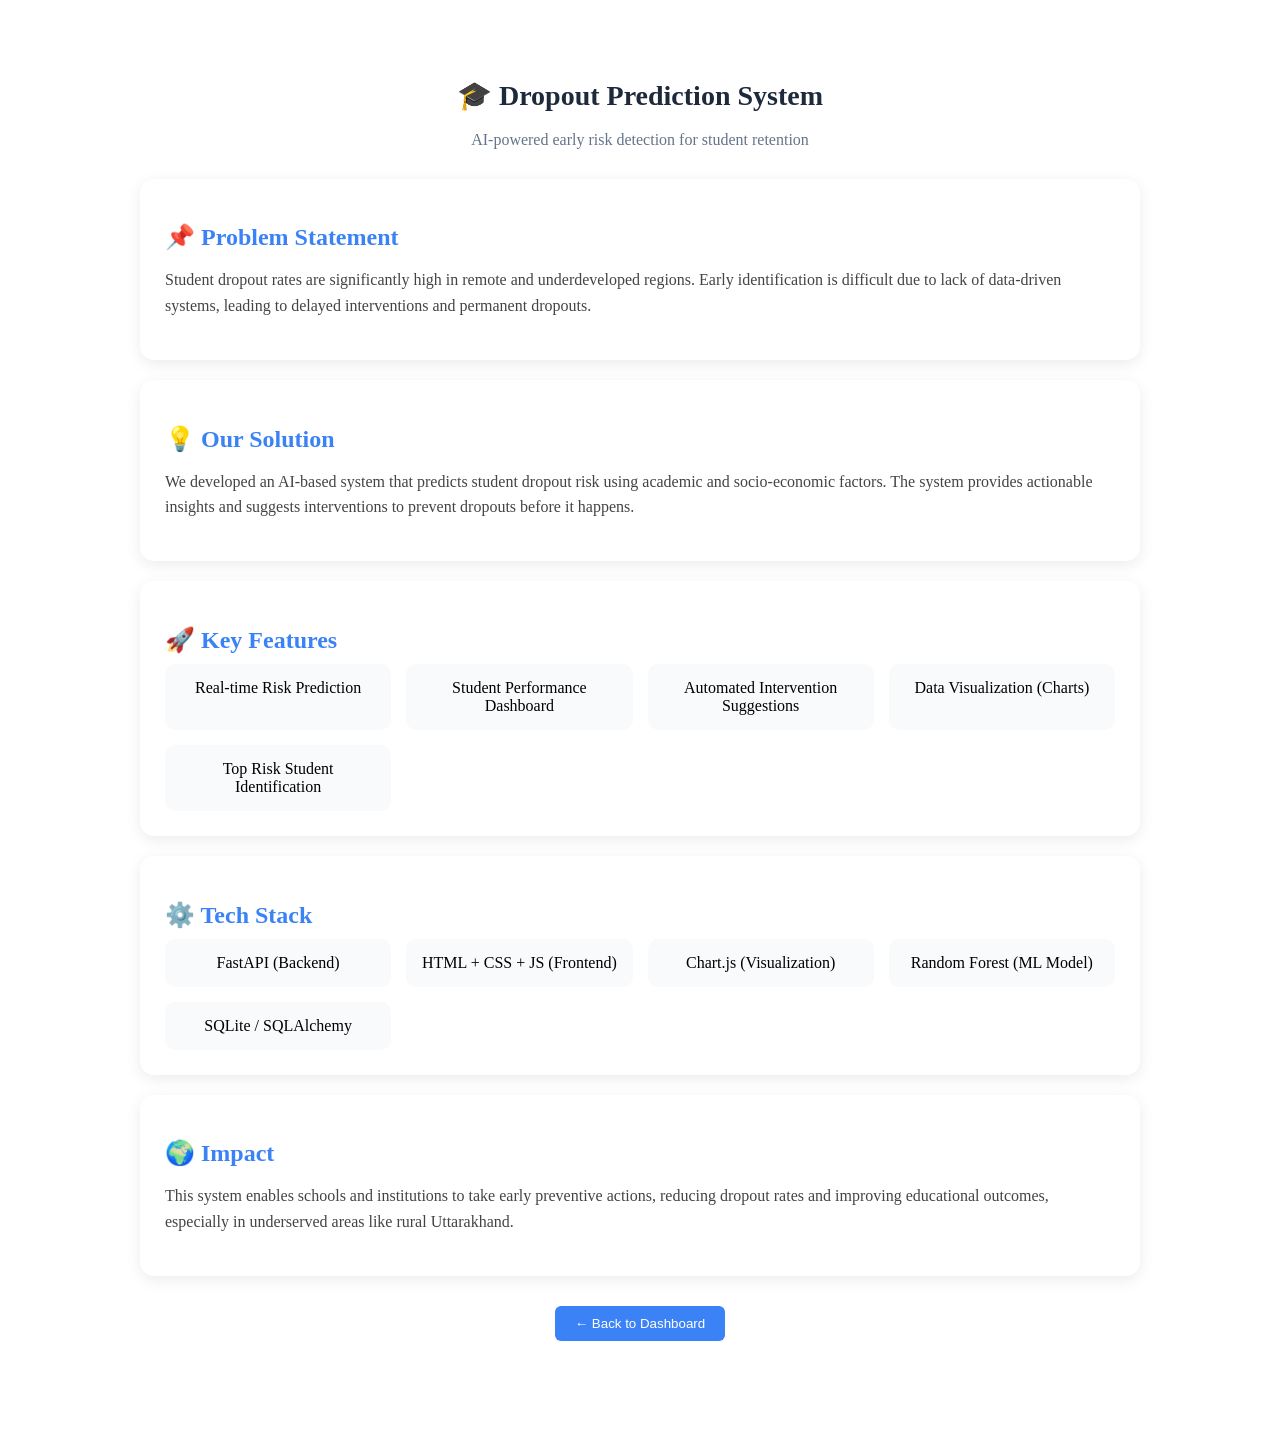
<file: templates/about.html>
<!DOCTYPE html>
<html lang="en">
<head>
<meta charset="UTF-8">
<title>About Project</title>
<link rel="stylesheet" href="/static/about.css">

</head>

<body>

<div class="about-container">

    <!-- HEADER -->
    <div class="about-header">
        <h1>🎓 Dropout Prediction System</h1>
        <p>AI-powered early risk detection for student retention</p>
    </div>

    <!-- PROBLEM -->
    <div class="section">
        <h2>📌 Problem Statement</h2>
        <p>
            Student dropout rates are significantly high in remote and underdeveloped regions.
            Early identification is difficult due to lack of data-driven systems, leading to
            delayed interventions and permanent dropouts.
        </p>
    </div>

    <!-- SOLUTION -->
    <div class="section">
        <h2>💡 Our Solution</h2>
        <p>
            We developed an AI-based system that predicts student dropout risk using academic
            and socio-economic factors. The system provides actionable insights and suggests
            interventions to prevent dropouts before it happens.
        </p>
    </div>

    <!-- FEATURES -->
    <div class="section">
        <h2>🚀 Key Features</h2>
        <div class="cards">
            <div class="card">Real-time Risk Prediction</div>
            <div class="card">Student Performance Dashboard</div>
            <div class="card">Automated Intervention Suggestions</div>
            <div class="card">Data Visualization (Charts)</div>
            <div class="card">Top Risk Student Identification</div>
        </div>
    </div>

    <!-- TECH STACK -->
    <div class="section">
        <h2>⚙️ Tech Stack</h2>
        <div class="cards">
            <div class="card">FastAPI (Backend)</div>
            <div class="card">HTML + CSS + JS (Frontend)</div>
            <div class="card">Chart.js (Visualization)</div>
            <div class="card">Random Forest (ML Model)</div>
            <div class="card">SQLite / SQLAlchemy</div>
        </div>
    </div>

    <!-- IMPACT -->
    <div class="section">
        <h2>🌍 Impact</h2>
        <p>
            This system enables schools and institutions to take early preventive actions,
            reducing dropout rates and improving educational outcomes, especially in
            underserved areas like rural Uttarakhand.
        </p>
    </div>

    <!-- BACK BUTTON -->
    <button class="back-btn" onclick="goBack()">← Back to Dashboard</button>

</div>

<script>
function goBack() {
    window.location.href = "index.html";
}
</script>

</body>
</html>
</file>
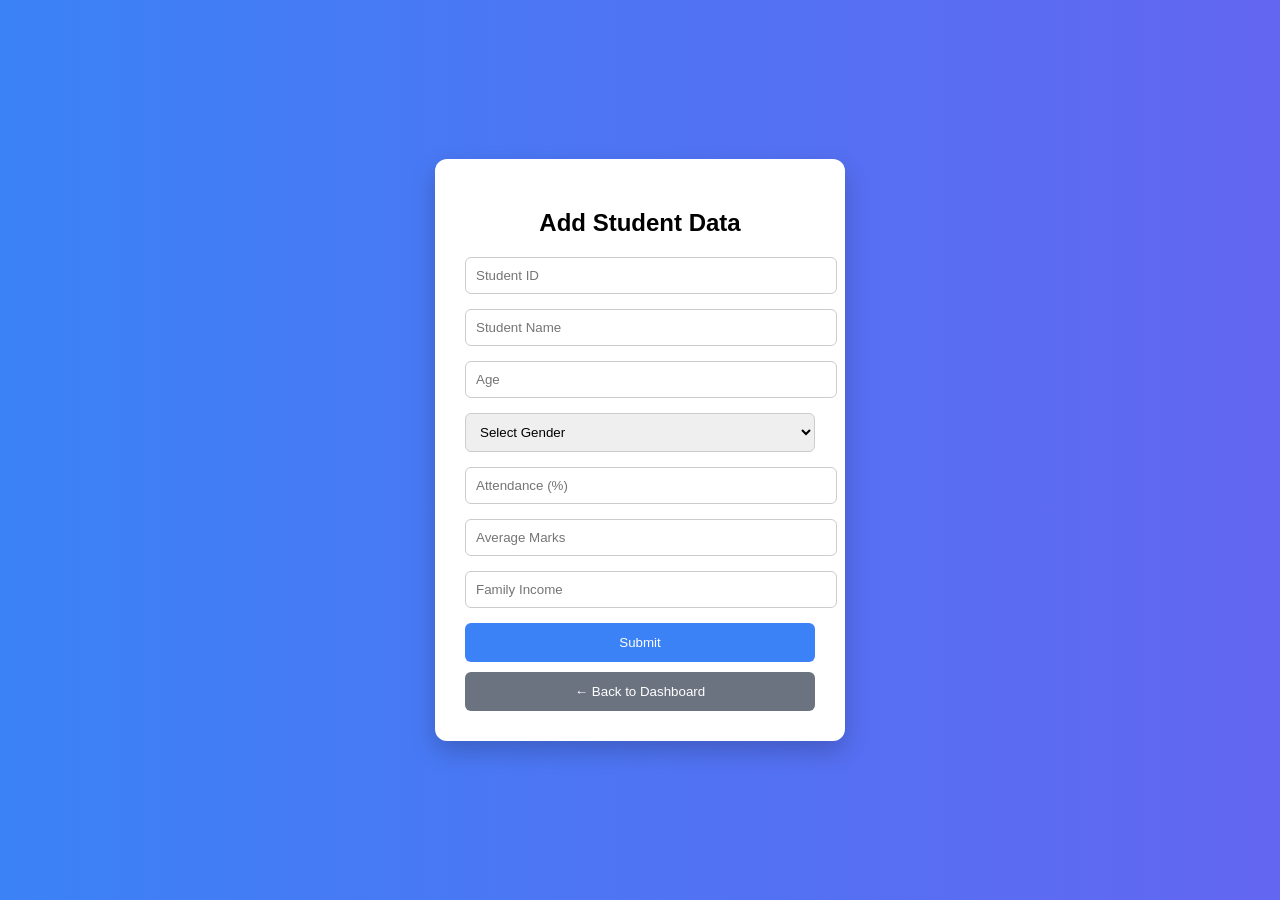
<file: templates/add_student.html>
<!DOCTYPE html>
<html lang="en">
<head>
<meta charset="UTF-8">
<title>Add Student</title>
<link rel="stylesheet" href="/static/form.css">
</head>

<body>

<div class="container">

    <div class="form-box">
        <h2>Add Student Data</h2>

        <form id="studentForm">
            <input type="number" id="student_id" placeholder="Student ID" required>
            <input type="text" id="name" placeholder="Student Name" required>

            <input type="number" id="age" placeholder="Age" required>

            <select id="gender" required>
                <option value="">Select Gender</option>
                <option>Male</option>
                <option>Female</option>
            </select>

            <input type="number" id="attendance" placeholder="Attendance (%)" required>

            <input type="number" id="marks" placeholder="Average Marks" required>

            <input type="number" id="income" placeholder="Family Income" required>

            <button type="submit">Submit</button>

        </form>

        <button class="back-btn" onclick="goBack()">← Back to Dashboard</button>
    </div>

</div>
<script>
document.getElementById("studentForm").addEventListener("submit", async function(e) {
    e.preventDefault();

    const name = document.getElementById("name").value;
    const age = parseInt(document.getElementById("age").value);
    const gender = document.getElementById("gender").value;
    const attendance = parseFloat(document.getElementById("attendance").value);
    const marks = parseFloat(document.getElementById("marks").value);
    const income = parseInt(document.getElementById("income").value);

    const API = "http://127.0.0.1:8000";

    try {
        // ================= STEP 1: CREATE STUDENT =================
        const res1 = await fetch(`${API}/students`, {
            method: "POST",
            headers: {"Content-Type": "application/json"},
            body: JSON.stringify({
                name,
                age,
                gender,
                income_level: income < 3000 ? "low" : "medium",
                parent_education: "unknown"
            })
        });

        const student = await res1.json();
        const studentId = student.id;   // ✅ IMPORTANT

        // ================= STEP 2: ACADEMIC =================
        await fetch(`${API}/academic`, {
            method: "POST",
            headers: {"Content-Type": "application/json"},
            body: JSON.stringify({
                student_id: studentId,
                attendance,
                marks
            })
        });

        // ================= STEP 3: PREDICTION =================
        const res3 = await fetch(`${API}/predict/${studentId}`, {
            method: "POST",
            headers: {"Content-Type": "application/json"},
            body: JSON.stringify({
                attendance,
                marks,
                age,
                gender: gender === "Male" ? 0 : 1,
                income_level: income < 3000 ? 0 : 1   // ✅ FIXED KEY
            })
        });

        const result = await res3.json();

        alert(`Risk: ${result.risk_level} (${result.dropout_risk})`);

        window.location.href = "index.html";

    } catch (error) {
        console.error(error);
        alert("Error connecting to backend.");
    }
});

// BACK BUTTON
function goBack() {
    window.location.href = "index.html";
}
</script>

</body>
</html>
</file>
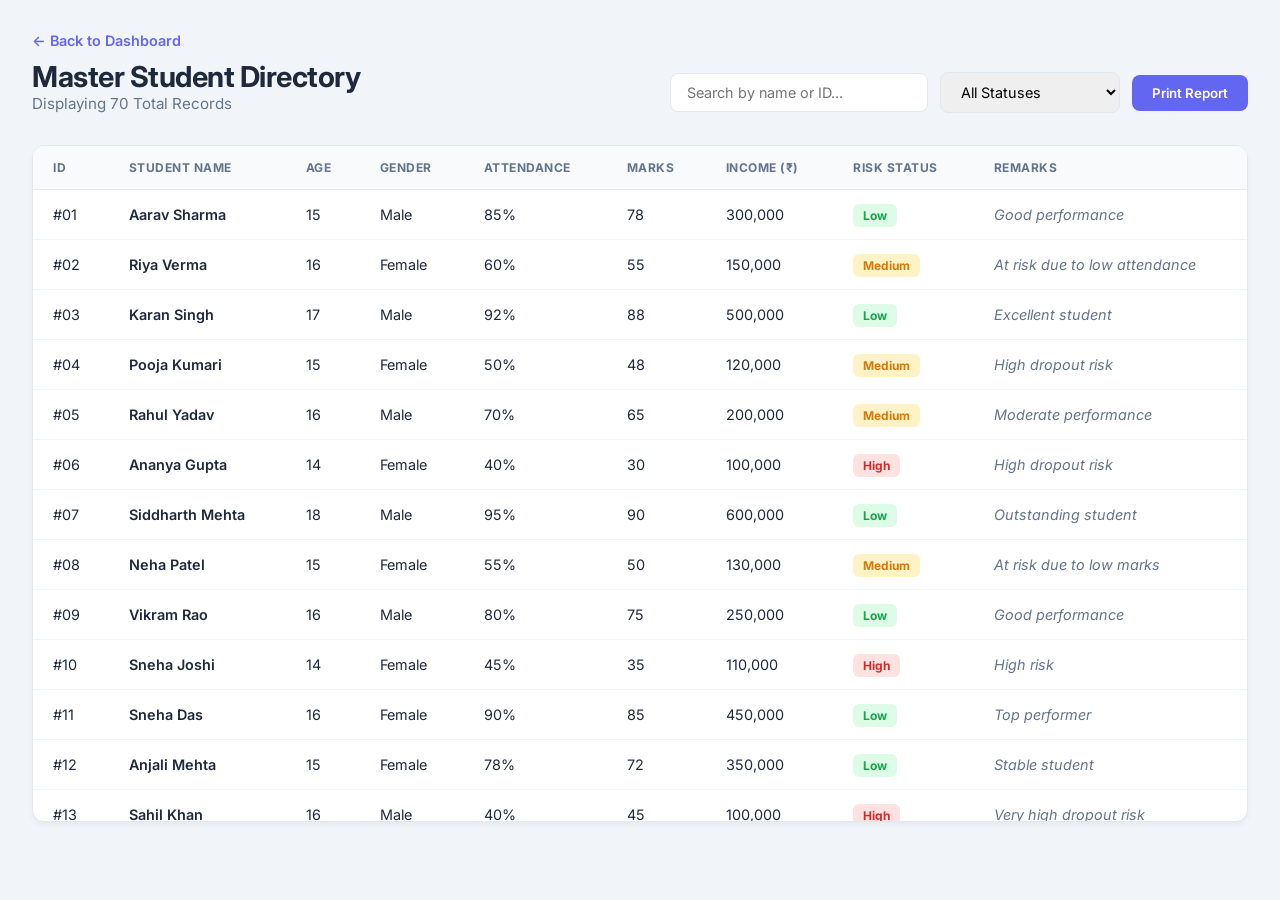
<file: templates/records.html>
<!DOCTYPE html>
<html lang="en">
<head>
    <meta charset="UTF-8">
    <meta name="viewport" content="width=device-width, initial-scale=1.0">
    <title>Student Directory | Dropout AI</title>
    <link rel="stylesheet" href="/static/static.css ">
    <link href="https://fonts.googleapis.com/css2?family=Inter:wght@300;400;500;600;700&display=swap" rel="stylesheet">
</head>
<body>

<div class="directory-container">
    <header class="directory-header">
        <div class="header-left">
            <a href="index.html" class="back-btn">← Back to Dashboard</a>
            <h1>Master Student Directory</h1>
            <p id="record-count">Showing 00 Total Records</p>
        </div>
        
        <div class="header-actions">
            <div class="search-box">
                <input type="text" id="searchInput" placeholder="Search by name or ID..." onkeyup="filterData()">
            </div>
            <select id="statusFilter" onchange="filterData()">
                <option value="all">All Statuses</option>
                <option value="High">High Risk</option>
                <option value="Medium">Medium Risk</option>
                <option value="Low">Low Risk/Excellent</option>
            </select>
            <button class="export-btn" onclick="window.print()">Print Report</button>
        </div>
    </header>

    <div class="table-card">
        <div class="table-responsive">
            <table id="masterTable">
                <thead>
                    <tr>
                        <th>ID</th>
                        <th>Student Name</th>
                        <th>Age</th>
                        <th>Gender</th>
                        <th>Attendance</th>
                        <th>Marks</th>
                        <th>Income (₹)</th>
                        <th>Risk Status</th>
                        <th>Remarks</th>
                    </tr>
                </thead>
                <tbody id="fullTableBody">
                    </tbody>
            </table>
        </div>
    </div>
</div>

<script>const fullCSVData = `name,student_id,age,gender,attendance,marks,assignment_submission,income,remarks
Aarav Sharma,01,15,male,85,78,90,300000,Good performance
Riya Verma,02,16,female,60,55,65,150000,At risk due to low attendance
Karan Singh,03,17,male,92,88,95,500000,Excellent student
Pooja Kumari,04,15,female,50,48,55,120000,High dropout risk
Rahul Yadav,05,16,male,70,65,75,200000,Moderate performance
Ananya Gupta,06,14,female,40,30,45,100000,High dropout risk
Siddharth Mehta,07,18,male,95,90,98,600000,Outstanding student
Neha Patel,08,15,female,55,50,60,130000,At risk due to low marks
Vikram Rao,09,16,male,80,75,85,250000,Good performance
Sneha Joshi,10,14,female,45,35,50,110000,High risk
Sneha Das,11,16,female,90,85,88,450000,Top performer
Anjali Mehta,12,15,female,78,72,80,350000,Stable student
Sahil Khan,13,16,male,40,45,50,100000,Very high dropout risk
Rohit Verma,14,17,male,85,80,90,400000,Good performance
Aisha Singh,15,15,female,60,55,65,150000,At risk due to low attendance
Aditya Kumar,16,16,male,70,65,75,200000,Moderate performance
Maya Patel,17,14,female,50,40,55,120000,High dropout risk
Arjun Sharma,18,18,male,95,90,98,600000,Outstanding student
Sanya Gupta,19,15,female,55,50,60,130000,At risk due to low marks
Rohan Rao,20,16,male,80,75,85,250000,Good performance
Sahil Das,21,14,male,45,35,50,110000,High risk
Yash Verma,22,16,male,90,85,88,450000,Top performer
Yuvraj Singh,23,15,male,78,72,80,350000,Stable student
Aarav Khan,24,16,male,40,45,50,100000,Very high dropout risk
Rohit Mehta,25,17,male,85,80,90,400000,Good performance
Aisha Patel,26,15,female,60,55,65,150000,At risk due to low attendance
Aditya Rao,27,16,male,70,65,75,200000,Moderate performance
Maya Verma,28,14,female,50,40,55,120000,High dropout risk
Arjun Singh,29,18,male,95,90,98,600000,Outstanding student
Sanya Mehta,30,15,female,55,50,60,130000,At risk due to low marks
Rohan Sharma,31,16,male,80,75,85,250000,Good performance
Sahil Verma,32,14,male,45,35,50,110000,High risk
Yash Das,33,16,male,90,85,88,450000,Top performer
Yuvraj Rao,34,15,male,78,72,80,350000,Stable student
Aarav Verma,35,16,male,40,45,50,100000,Very high dropout risk
Rohit Singh,36,17,male,85,80,90,400000,Good performance
Aisha Mehta,37,15,male,60,55,65,150000,At risk  due to low attendance
Aditya Patel,38,16,male,70,65,75,200000,Moderate performance
Maya Rao,39,14,female,50,40,55,120000,High dropout risk
Arjun Verma,40,18,male,95,90,98,600000,Outstanding student
Sanya Singh,41,15,female,55,50,60,130000,At risk due to low marks
Rohan Mehta,42,16,male,80,75,85,250000,Good performance
Sahil Sharma,43,14,male,45,35,50,110000,High risk
Yash Verma,44,16,male,90,85,88,450000,Top performer
Tejpal Singh,45,15,male,78,72,80,350000,Stable student
Aarav Kumar,46,16,male,40,45,50,100000,Very high dropout risk
Mahipal rana,47,17,male,85,80,90,400000,Good performance
Angelina kaur,48,15,female,60,55,65,150000,At risk due to low attendance
Anirudh Rawat,49,16,male,70,65,75,200000,Moderate performance
Maya Singh,50,14,female,50,40,55,120000,High dropout risk
Arjun Mehta,51,18,male,95,90,98,600000,Outstanding student
Sanya Rao,52,15,female,55,50,60,130000,At risk due to low marks
Rohan Verma,53,16,male,80,75,85,250000,Good performance
Adarsh gusain,54,14,male,45,35,50,110000,High risk
Jaideep dhanai,55,15,male,78,72,80,350000,Stable student
Ritik Verma,56,16,male,40,45,50,100000,Very high dropout risk
Deepika gunsola,57,17,female,85,80,90,400000,Good performance
Ananya Singh,58,15,female,60,55,65,150000,At risk due to low attendance
Aditya Mehta,59,16,male,70,65,75,200000,Moderate performance
Maya Rao,60,14,female,50,40,55,120000,High dropout
Rohan negi,61,18,male,95,90,98,600000,Outstanding student
Sanya Verma,62,15,female,55,50,60,130000,At risk due to low marks
Rohan Sharma,63,16,male,80,75,85,250000,Good performance
Sahil Verma,64,14,male,45,35,50,110000,High risk
Gunjan Sharma,65,16,female,90,85,88,450000,Top performer
Akhil rana,66,15,male,78,72,80,350000,Stable student
Nikhil rana,67,16,male,40,45,50,100000,Very high dropout risk
Rohit Mehta,68,17,male,85,80,90,400000,Good performance
Rang Singh,69,15,male,60,55,65,150000,At risk due to low attendance
Rohit Singh,70,18,male,90,85,90,500000,Excellent performance`;

let allStudents = [];

function parseData() {
    const lines = fullCSVData.trim().split('\n');
    allStudents = lines.slice(1).map(line => {
        const v = line.split(',');
        const att = parseInt(v[4]);
        const marks = parseInt(v[5]);
        
        // Logical risk assessment
        let status = "Low";
        if (att < 50 || marks < 40) status = "High";
        else if (att < 75 || marks < 60) status = "Medium";

        return {
            id: v[1],
            name: v[0],
            age: v[2],
            gender: v[3],
            attendance: att,
            marks: marks,
            income: v[7],
            status: status,
            remarks: v[8]
        };
    });
    renderTable(allStudents);
}

function renderTable(data) {
    const tbody = document.getElementById('fullTableBody');
    document.getElementById('record-count').innerText = `Displaying ${data.length} Total Records`;
    
    tbody.innerHTML = data.map(s => `
        <tr>
            <td>#${s.id}</td>
            <td style="font-weight:600">${s.name}</td>
            <td>${s.age}</td>
            <td style="text-transform: capitalize">${s.gender}</td>
            <td>${s.attendance}%</td>
            <td>${s.marks}</td>
            <td>${parseInt(s.income).toLocaleString()}</td>
            <td><span class="badge ${s.status}">${s.status}</span></td>
            <td style="color: #64748b; font-style: italic">${s.remarks}</td>
        </tr>
    `).join('');
}

function filterData() {
    const searchTerm = document.getElementById('searchInput').value.toLowerCase();
    const statusFilter = document.getElementById('statusFilter').value;

    const filtered = allStudents.filter(s => {
        const matchesSearch = s.name.toLowerCase().includes(searchTerm) || s.id.includes(searchTerm);
        const matchesStatus = statusFilter === 'all' || s.status === statusFilter;
        return matchesSearch && matchesStatus;
    });

    renderTable(filtered);
}

window.onload = parseData;</script>
</body>
</html>
</file>
<file: static/about.css>
/* ================= CONTAINER ================= */
.about-container {
    max-width: 1000px;
    margin: 40px auto;
    padding: 20px;
}

/* ================= HEADER ================= */
.about-header {
    text-align: center;
    margin-bottom: 30px;
}

.about-header h1 {
    font-size: 28px;
    color: #1e293b;
}

.about-header p {
    color: #64748b;
}

/* ================= SECTION ================= */
.section {
    background: white;
    padding: 25px;
    margin-bottom: 20px;
    border-radius: 14px;
    box-shadow: 0 4px 15px rgba(0,0,0,0.08);
    transition: 0.3s;
}

.section:hover {
    transform: translateY(-3px);
}

/* section headings */
.section h2 {
    margin-bottom: 10px;
    color: #3b82f6;
}

/* text */
.section p {
    color: #444;
    line-height: 1.6;
}

/* ================= CARDS ================= */
.cards {
    display: grid;
    grid-template-columns: repeat(auto-fit, minmax(200px, 1fr));
    gap: 15px;
}

.card {
    background: #f8fafc;
    padding: 15px;
    border-radius: 10px;
    text-align: center;
    font-weight: 500;
    transition: 0.3s;
}

.card:hover {
    background: #e0f2fe;
}

/* ================= BUTTON ================= */
.back-btn {
    display: block;
    margin: 30px auto;
    padding: 10px 20px;
    border: none;
    background: #3b82f6;
    color: white;
    border-radius: 6px;
    cursor: pointer;
    transition: 0.3s;
}

.back-btn:hover {
    background: #2563eb;
}

/* ================= RESPONSIVE ================= */
@media (max-width: 768px) {
    .about-container {
        padding: 15px;
    }
}
</file>
<file: static/form.css>
body {
    margin: 0;
    font-family: 'Segoe UI', sans-serif;
    background: linear-gradient(to right, #3b82f6, #6366f1);
}

.container {
    display: flex;
    justify-content: center;
    align-items: center;
    height: 100vh;
}

.form-box {
    background: white;
    padding: 30px;
    border-radius: 12px;
    width: 350px;
    box-shadow: 0 10px 25px rgba(0,0,0,0.2);
}

h2 {
    text-align: center;
    margin-bottom: 20px;
}

input, select {
    width: 100%;
    padding: 10px;
    margin-bottom: 15px;
    border-radius: 6px;
    border: 1px solid #ccc;
}

button {
    width: 100%;
    padding: 12px;
    background: #3b82f6;
    color: white;
    border: none;
    border-radius: 6px;
    cursor: pointer;
}

button:hover {
    background: #2563eb;
}

.back-btn {
    margin-top: 10px;
    background: #6b7280;
}
</file>
<file: static/static.css>
:root {
    --primary: #6366f1;
    --bg: #f1f5f9;
    --text: #1e293b;
    --text-muted: #64748b;
    --border: #e2e8f0;
    --white: #ffffff;
}

* { margin: 0; padding: 0; box-sizing: border-box; font-family: 'Inter', sans-serif; }

body { background-color: var(--bg); color: var(--text); padding: 2rem; }

.directory-container { max-width: 1400px; margin: 0 auto; }

/* Header & Actions */
.directory-header { 
    display: flex; 
    justify-content: space-between; 
    align-items: flex-end; 
    margin-bottom: 2rem; 
}

.back-btn { 
    text-decoration: none; 
    color: var(--primary); 
    font-weight: 600; 
    font-size: 0.9rem; 
    display: block; 
    margin-bottom: 10px; 
}

.directory-header h1 { font-size: 1.8rem; letter-spacing: -0.5px; }
.directory-header p { color: var(--text-muted); font-size: 0.95rem; }

.header-actions { display: flex; gap: 12px; align-items: center; }

input, select {
    padding: 10px 16px;
    border-radius: 8px;
    border: 1px solid var(--border);
    font-size: 0.9rem;
    outline: none;
}

input:focus { border-color: var(--primary); }

.export-btn {
    background: var(--primary);
    color: white;
    border: none;
    padding: 10px 20px;
    border-radius: 8px;
    font-weight: 600;
    cursor: pointer;
}

/* Table Card */
.table-card {
    background: var(--white);
    border-radius: 12px;
    border: 1px solid var(--border);
    box-shadow: 0 4px 6px -1px rgba(0,0,0,0.05);
    overflow: hidden;
}

.table-responsive { overflow-x: auto; max-height: 75vh; }

table { width: 100%; border-collapse: collapse; text-align: left; }

th {
    background: #f8fafc;
    padding: 14px 20px;
    font-size: 0.75rem;
    font-weight: 700;
    color: var(--text-muted);
    text-transform: uppercase;
    letter-spacing: 0.5px;
    border-bottom: 1px solid var(--border);
    position: sticky;
    top: 0;
    z-index: 10;
}

td { padding: 16px 20px; font-size: 0.9rem; border-bottom: 1px solid #f1f5f9; }

tr:hover td { background-color: #f8fafc; cursor: default; }

/* Status Badges */
.badge {
    padding: 4px 10px;
    border-radius: 6px;
    font-size: 0.75rem;
    font-weight: 700;
}
.High { background: #fee2e2; color: #dc2626; }
.Medium { background: #fef3c7; color: #d97706; }
.Low { background: #dcfce7; color: #16a34a; }

/* Print Logic */
@media print {
    .back-btn, .header-actions { display: none; }
    body { padding: 0; background: white; }
    .table-card { box-shadow: none; border: none; }
    .table-responsive { max-height: none; }
}
</file>
